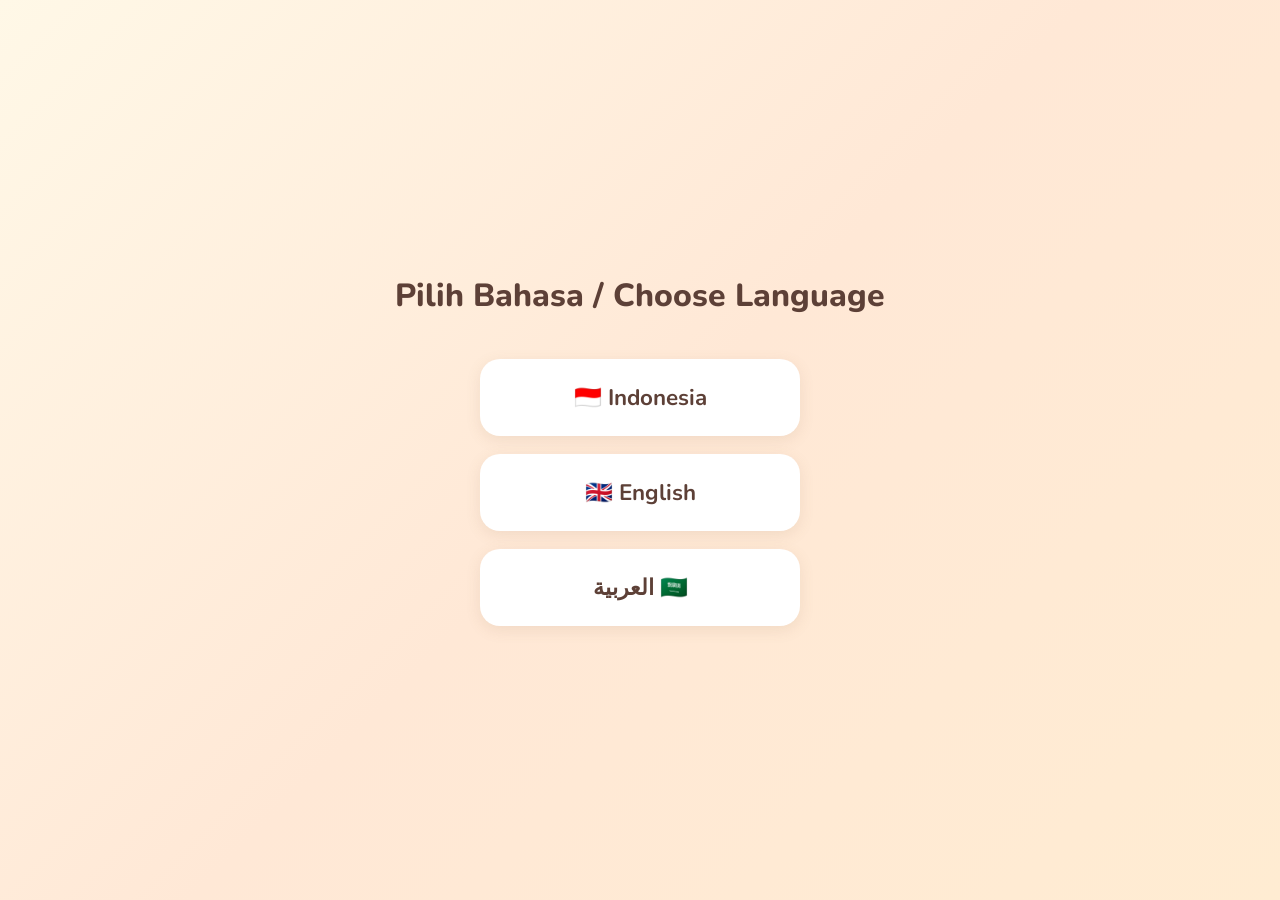
<file: index.html>
<!DOCTYPE html>
<html lang="id">
<head>
    <meta charset="UTF-8">
    <meta name="viewport" content="width=device-width, initial-scale=1.0">
    <title>Balita Belajar - Belajar Sambil Bermain!</title>
    <meta name="description" content="Aplikasi belajar interaktif untuk balita. Belajar mengenal hewan dan warna dengan flashcard yang menyenangkan!">
    <link href="https://fonts.googleapis.com/css2?family=Nunito:wght@400;600;700;800;900&display=swap" rel="stylesheet">
    <link rel="stylesheet" href="css/style.css">
</head>
<body>
    <div id="lang-picker" class="lang-picker">
        <h1 id="lang-picker-title">Pilih Bahasa / Choose Language</h1>
        <div class="lang-options">
            <button class="lang-btn" data-lang="id">🇮🇩 Indonesia</button>
            <button class="lang-btn" data-lang="en">🇬🇧 English</button>
            <button class="lang-btn" data-lang="ar" dir="rtl">🇸🇦 العربية</button>
        </div>
    </div>

    <div id="main-menu" class="menu-container" style="display:none">
        <div class="header">
            <div id="lang-switch" class="lang-switch"></div>
        </div>
        
        <div class="decorations">
            <span class="floating-decoration">☁️</span>
            <span class="floating-decoration">⭐</span>
            <span class="floating-decoration">🌈</span>
        </div>

        <h1 id="greeting" class="greeting">Halo!</h1>
        <p id="choose-text" class="subtitle">Mau belajar apa hari ini?</p>

        <div class="menu-buttons">
            <a href="hewan.html" id="btn-animals" class="menu-btn" style="background-color: #7BC67E;">🐾 Belajar Hewan</a>
            <a href="warna.html" id="btn-colors" class="menu-btn" style="background-color: #FFB347;">🎨 Belajar Warna</a>
            <a href="angka.html" id="btn-numbers" class="menu-btn" style="background-color: #4D96FF;">🔢 Belajar Angka</a>
            <a href="abjad.html" id="btn-alphabet" class="menu-btn" style="background-color: #FF6B6B;">🔤 Belajar Abjad</a>
        </div>
    </div>

    <script src="js/translations.js"></script>
    <script src="js/app.js"></script>
</body>
</html>
</file>
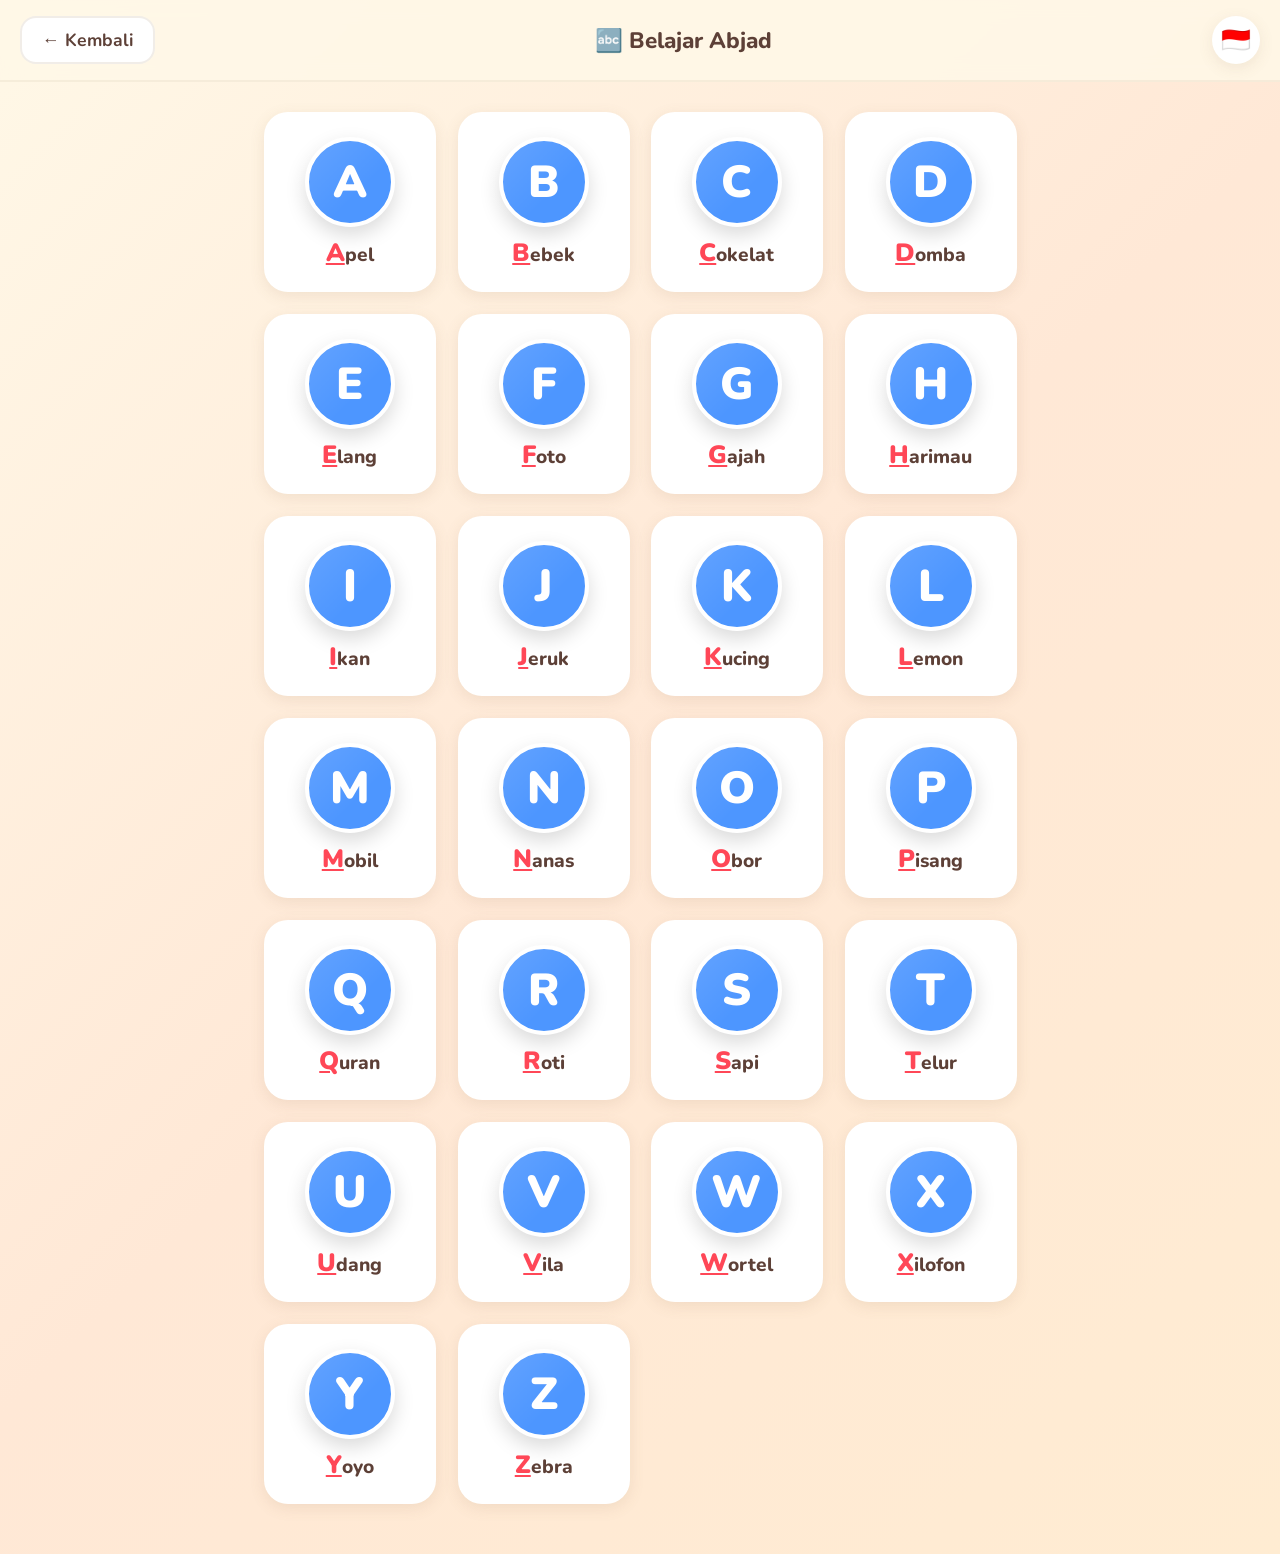
<file: abjad.html>
<!DOCTYPE html>
<html lang="id">
<head>
    <meta charset="UTF-8">
    <meta name="viewport" content="width=device-width, initial-scale=1.0">
    <title>Belajar Abjad - Balita Belajar</title>
    <link href="https://fonts.googleapis.com/css2?family=Nunito:wght@400;600;700;800;900&display=swap" rel="stylesheet">
    <link rel="stylesheet" href="css/style.css">
</head>
<body>
    <header class="header-bar">
        <a href="index.html" id="back-btn" class="back-btn">⬅️ Kembali</a>
        <h1 id="page-title" class="page-title">🔤 Belajar Abjad</h1>
        <div id="lang-switch" class="lang-switch"></div>
    </header>

    <main>
        <div id="card-grid" class="card-grid">
            <!-- Alphabet cards (A to Z) dynamically rendered -->
        </div>
    </main>

    <script src="js/translations.js"></script>
    <script src="js/app.js"></script>
    <script src="js/abjad.js"></script>
</body>
</html>
</file>
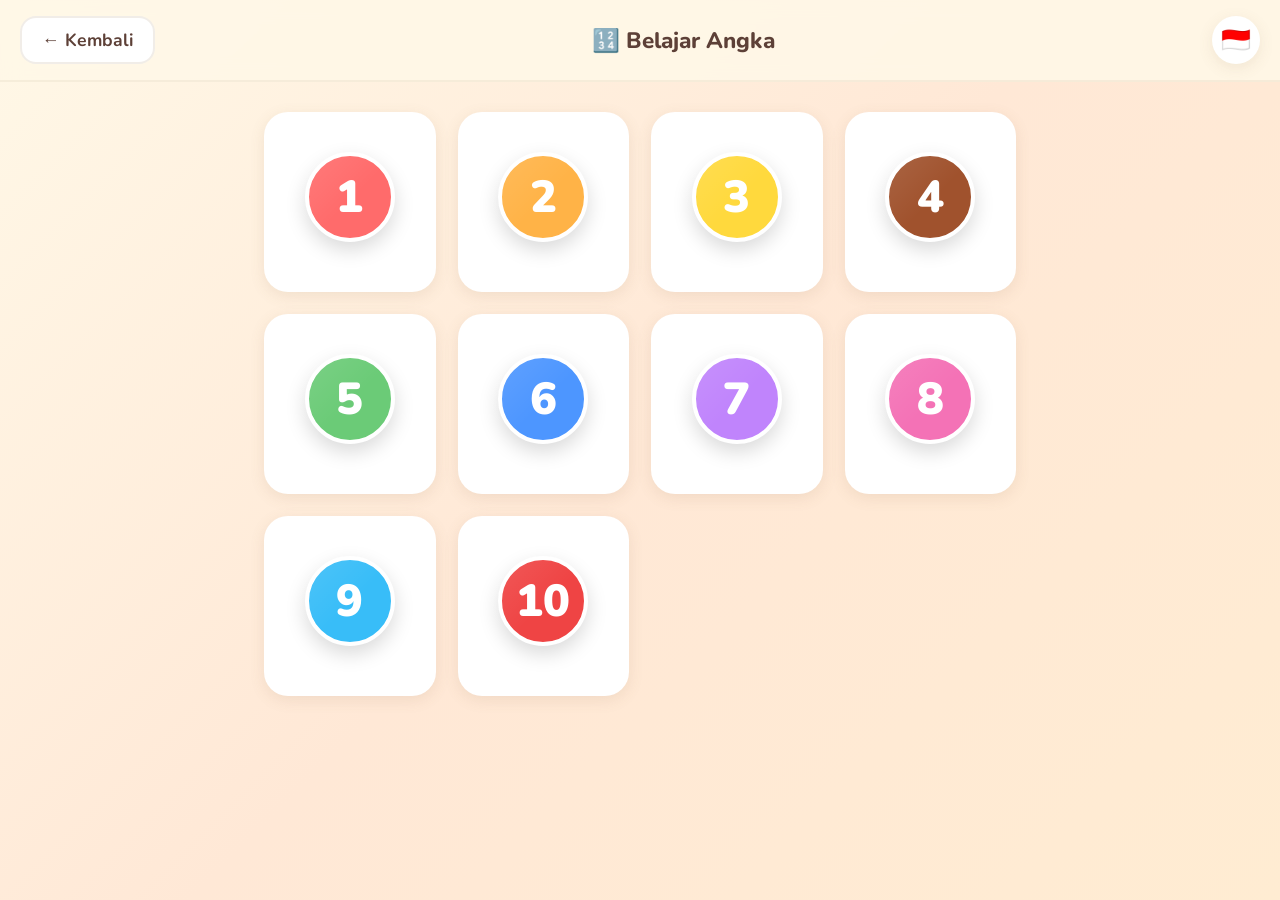
<file: angka.html>
<!DOCTYPE html>
<html lang="id">
<head>
    <meta charset="UTF-8">
    <meta name="viewport" content="width=device-width, initial-scale=1.0">
    <title>Belajar Angka - Balita Belajar</title>
    <link href="https://fonts.googleapis.com/css2?family=Nunito:wght@400;600;700;800;900&display=swap" rel="stylesheet">
    <link rel="stylesheet" href="css/style.css">
</head>
<body>
    <header class="header-bar">
        <a href="index.html" id="back-btn" class="back-btn">⬅️ Kembali</a>
        <h1 id="page-title" class="page-title">🔢 Belajar Angka</h1>
        <div id="lang-switch" class="lang-switch"></div>
    </header>

    <main>
        <div id="card-grid" class="card-grid">
            <!-- Number cards (1 to 10) dynamically rendered -->
        </div>
    </main>

    <script src="js/translations.js"></script>
    <script src="js/app.js"></script>
    <script src="js/angka.js"></script>
</body>
</html>
</file>
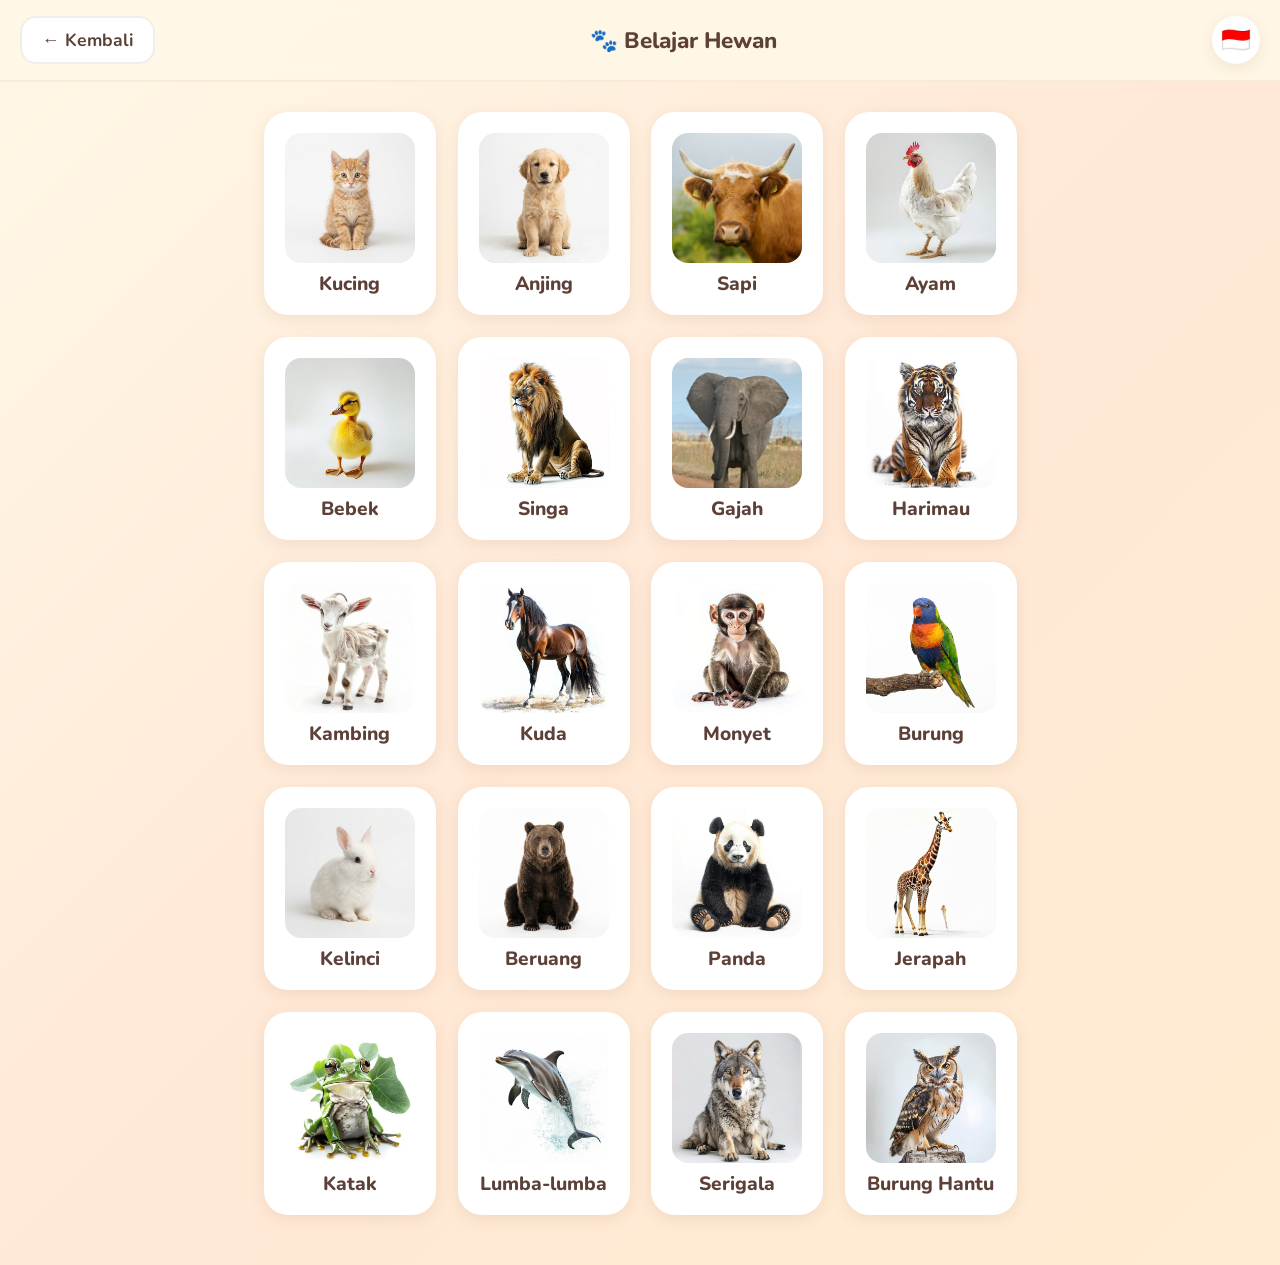
<file: hewan.html>
<!DOCTYPE html>
<html lang="id">
<head>
    <meta charset="UTF-8">
    <meta name="viewport" content="width=device-width, initial-scale=1.0">
    <title>Belajar Hewan - Balita Belajar</title>
    <link href="https://fonts.googleapis.com/css2?family=Nunito:wght@400;600;700;800;900&display=swap" rel="stylesheet">
    <link rel="stylesheet" href="css/style.css">
</head>
<body>
    <header class="header-bar">
        <a href="index.html" id="back-btn" class="back-btn">⬅️ Kembali</a>
        <h1 id="page-title" class="page-title">Belajar Hewan</h1>
        <div id="lang-switch" class="lang-switch"></div>
    </header>

    <main>
        <div id="card-grid" class="card-grid">
            <!-- Cards will be dynamically populated here -->
        </div>
    </main>

    <script src="js/translations.js"></script>
    <script src="js/app.js"></script>
    <script src="js/hewan.js"></script>
</body>
</html>
</file>
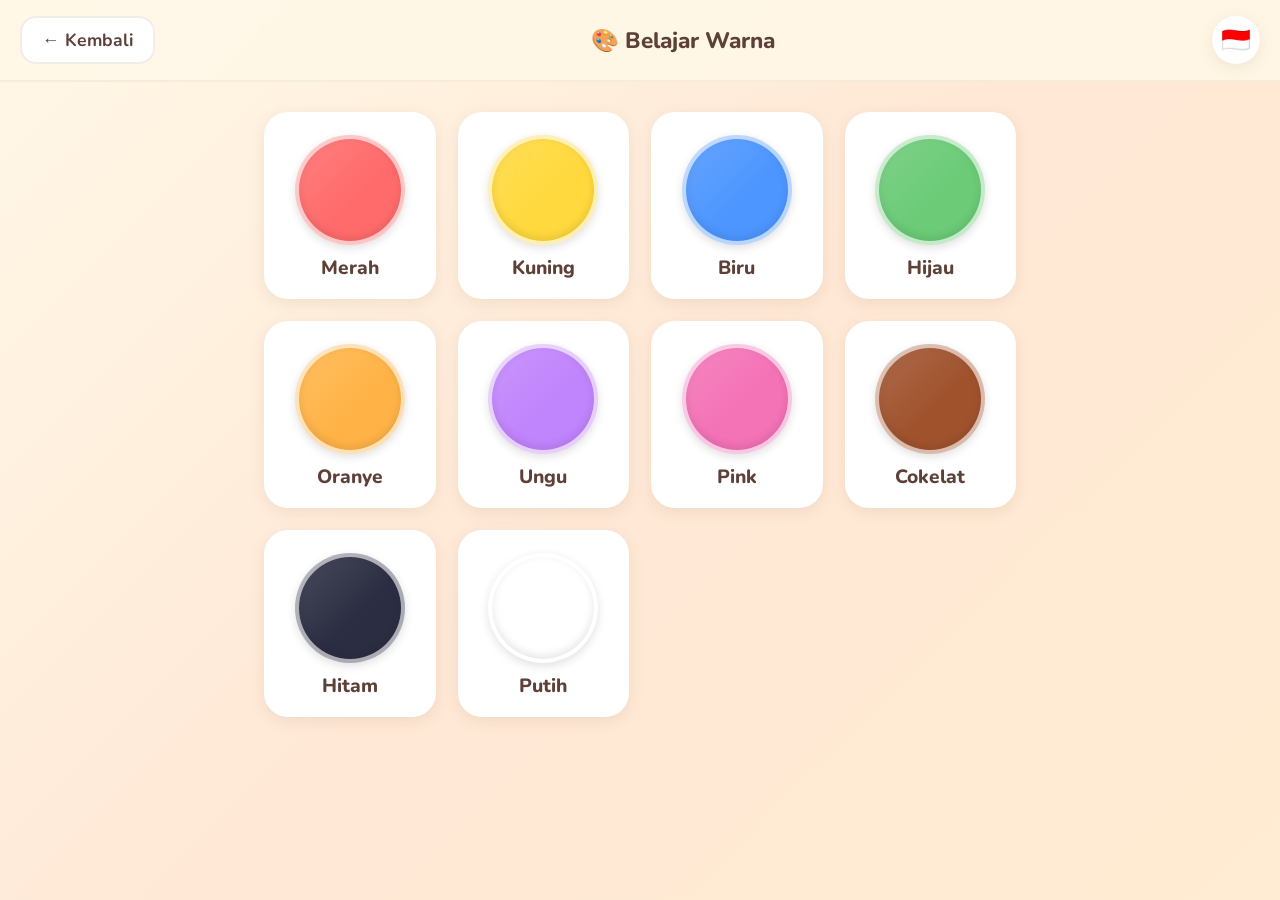
<file: warna.html>
<!DOCTYPE html>
<html lang="id">
<head>
    <meta charset="UTF-8">
    <meta name="viewport" content="width=device-width, initial-scale=1.0">
    <title>Belajar Warna - Balita Belajar</title>
    <link href="https://fonts.googleapis.com/css2?family=Nunito:wght@400;600;700;800;900&display=swap" rel="stylesheet">
    <link rel="stylesheet" href="css/style.css">
</head>
<body>
    <header class="header-bar">
        <a href="index.html" id="back-btn" class="back-btn">⬅️ Kembali</a>
        <h1 id="page-title" class="page-title">Belajar Warna</h1>
        <div id="lang-switch" class="lang-switch"></div>
    </header>

    <main>
        <div id="card-grid" class="card-grid">
            <!-- Cards will be dynamically populated here -->
        </div>
        <div id="color-splash" class="color-splash" style="display:none;"></div>
    </main>

    <script src="js/translations.js"></script>
    <script src="js/app.js"></script>
    <script src="js/warna.js"></script>
</body>
</html>
</file>
<file: css/style.css>
/**
 * Balita Belajar - Stylesheet
 * Warm, child-friendly design for toddler learning app
 */

/* ── Google Font ── */
@import url('https://fonts.googleapis.com/css2?family=Nunito:wght@400;600;700;800;900&display=swap');

/* ── CSS Custom Properties ── */
:root {
  --bg-primary: #FFF8E7;
  --bg-gradient: linear-gradient(135deg, #FFF8E7 0%, #FFE8D6 50%, #FFECD2 100%);
  --card-bg: #FFFFFF;
  --card-shadow: 0 4px 15px rgba(139, 109, 71, 0.12);
  --card-shadow-hover: 0 8px 30px rgba(139, 109, 71, 0.2);
  --card-radius: 24px;

  --green: #7BC67E;
  --green-dark: #5AA95D;
  --blue: #87CEEB;
  --blue-dark: #5FAFDB;
  --orange: #FFB347;
  --orange-dark: #E89B30;
  --pink: #F472B6;
  --purple: #C084FC;
  --red: #FF6B6B;
  --yellow: #FFD93D;

  --text-primary: #5D4037;
  --text-secondary: #8D6E63;
  --text-light: #FFFFFF;

  --font-main: 'Nunito', 'Segoe UI', 'Arial', sans-serif;
  --transition: all 0.3s cubic-bezier(0.25, 0.46, 0.45, 0.94);
}

/* ── Reset & Base ── */
*, *::before, *::after {
  margin: 0;
  padding: 0;
  box-sizing: border-box;
}

html {
  font-size: 16px;
  scroll-behavior: smooth;
}

body {
  font-family: var(--font-main);
  background: var(--bg-gradient);
  color: var(--text-primary);
  min-height: 100vh;
  overflow-x: hidden;
  -webkit-tap-highlight-color: transparent;
  user-select: none;
  -webkit-user-select: none;
}

/* ── Animations ── */
@keyframes bounce {
  0%, 100% { transform: translateY(0); }
  25% { transform: translateY(-20px); }
  50% { transform: translateY(-10px); }
  75% { transform: translateY(-15px); }
}

@keyframes wiggle {
  0%, 100% { transform: rotate(0deg); }
  15% { transform: rotate(-8deg); }
  30% { transform: rotate(8deg); }
  45% { transform: rotate(-6deg); }
  60% { transform: rotate(6deg); }
  75% { transform: rotate(-3deg); }
  90% { transform: rotate(3deg); }
}

@keyframes pulse {
  0% { transform: scale(1); }
  30% { transform: scale(1.15); }
  60% { transform: scale(0.95); }
  100% { transform: scale(1); }
}

@keyframes pop-in {
  0% { transform: scale(0); opacity: 0; }
  60% { transform: scale(1.1); opacity: 1; }
  100% { transform: scale(1); opacity: 1; }
}

@keyframes float {
  0%, 100% { transform: translateY(0) rotate(0deg); }
  33% { transform: translateY(-12px) rotate(3deg); }
  66% { transform: translateY(-6px) rotate(-3deg); }
}

@keyframes splash-in {
  0% { opacity: 0.7; transform: scale(0); border-radius: 50%; }
  60% { opacity: 0.4; border-radius: 10%; }
  100% { opacity: 0; transform: scale(3); border-radius: 0; }
}

@keyframes shimmer {
  0% { background-position: -200% center; }
  100% { background-position: 200% center; }
}

/* Animation classes */
.animate-bounce {
  animation: bounce 0.6s ease;
}

.animate-wiggle {
  animation: wiggle 0.8s ease;
}

.animate-pulse {
  animation: pulse 0.5s ease;
}

.animate-pop {
  animation: pop-in 0.5s cubic-bezier(0.34, 1.56, 0.64, 1) both;
}

/* ── Language Picker ── */
.lang-picker {
  display: flex;
  flex-direction: column;
  align-items: center;
  justify-content: center;
  min-height: 100vh;
  padding: 30px 20px;
  text-align: center;
}

.lang-picker h1 {
  font-size: 1.6rem;
  font-weight: 800;
  color: var(--text-primary);
  margin-bottom: 40px;
  line-height: 1.4;
}

.lang-options {
  display: flex;
  flex-direction: column;
  gap: 18px;
  width: 100%;
  max-width: 320px;
}

.lang-btn {
  display: flex;
  align-items: center;
  justify-content: center;
  gap: 12px;
  padding: 20px 32px;
  font-family: var(--font-main);
  font-size: 1.4rem;
  font-weight: 700;
  color: var(--text-primary);
  background: var(--card-bg);
  border: 3px solid transparent;
  border-radius: 20px;
  box-shadow: var(--card-shadow);
  cursor: pointer;
  transition: var(--transition);
}

.lang-btn:hover {
  transform: translateY(-3px);
  box-shadow: var(--card-shadow-hover);
  border-color: var(--orange);
}

.lang-btn:active {
  transform: translateY(0) scale(0.97);
}

/* ── Main Menu ── */
.menu-container {
  display: flex;
  flex-direction: column;
  align-items: center;
  justify-content: center;
  min-height: 100vh;
  padding: 30px 20px;
  text-align: center;
  position: relative;
}

.menu-container .header {
  position: absolute;
  top: 20px;
  right: 20px;
}

[dir="rtl"] .menu-container .header {
  right: auto;
  left: 20px;
}

.greeting {
  font-size: 2.8rem;
  font-weight: 900;
  color: var(--text-primary);
  margin-bottom: 8px;
  line-height: 1.2;
}

.subtitle {
  font-size: 1.3rem;
  font-weight: 600;
  color: var(--text-secondary);
  margin-bottom: 50px;
}

.menu-buttons {
  display: flex;
  flex-direction: column;
  gap: 24px;
  width: 100%;
  max-width: 340px;
}

.menu-btn {
  display: flex;
  align-items: center;
  justify-content: center;
  padding: 28px 36px;
  font-family: var(--font-main);
  font-size: 1.5rem;
  font-weight: 800;
  color: var(--text-light);
  background: var(--green);
  border: none;
  border-radius: 24px;
  box-shadow: 0 6px 20px rgba(0,0,0,0.15);
  cursor: pointer;
  transition: var(--transition);
  text-decoration: none;
  text-shadow: 0 1px 3px rgba(0,0,0,0.15);
}

.menu-btn:nth-child(2) {
  background: var(--orange);
}

.menu-btn:hover {
  transform: translateY(-4px) scale(1.02);
  box-shadow: 0 10px 30px rgba(0,0,0,0.2);
}

.menu-btn:active {
  transform: translateY(0) scale(0.97);
  box-shadow: 0 3px 10px rgba(0,0,0,0.15);
}

/* ── Floating Decorations ── */
.decorations {
  position: fixed;
  top: 0;
  left: 0;
  width: 100%;
  height: 100%;
  pointer-events: none;
  z-index: 0;
  overflow: hidden;
}

.floating-decoration {
  position: absolute;
  font-size: 2.5rem;
  opacity: 0.25;
  animation: float 4s ease-in-out infinite;
}

.floating-decoration:nth-child(1) {
  top: 10%;
  left: 8%;
  animation-delay: 0s;
  font-size: 3rem;
}

.floating-decoration:nth-child(2) {
  top: 15%;
  right: 12%;
  animation-delay: 1.2s;
  font-size: 2rem;
}

.floating-decoration:nth-child(3) {
  bottom: 20%;
  left: 15%;
  animation-delay: 2.5s;
  font-size: 2.8rem;
}

/* ── Language Switcher (corner button) ── */
.lang-switch {
  width: 48px;
  height: 48px;
  border-radius: 50%;
  background: var(--card-bg);
  box-shadow: var(--card-shadow);
  display: flex;
  align-items: center;
  justify-content: center;
  font-size: 1.5rem;
  cursor: pointer;
  transition: var(--transition);
  border: 2px solid transparent;
  z-index: 100;
}

.lang-switch:hover {
  transform: scale(1.1);
  border-color: var(--orange);
  box-shadow: var(--card-shadow-hover);
}

.lang-switch:active {
  transform: scale(0.95);
}

/* ── Header Bar (hewan & warna pages) ── */
.header-bar {
  display: flex;
  align-items: center;
  justify-content: space-between;
  padding: 16px 20px;
  position: sticky;
  top: 0;
  background: rgba(255, 248, 231, 0.9);
  backdrop-filter: blur(10px);
  -webkit-backdrop-filter: blur(10px);
  z-index: 50;
  border-bottom: 2px solid rgba(139, 109, 71, 0.08);
}

.back-btn {
  font-family: var(--font-main);
  font-size: 1.1rem;
  font-weight: 700;
  color: var(--text-primary);
  background: var(--card-bg);
  border: 2px solid rgba(139, 109, 71, 0.12);
  border-radius: 16px;
  padding: 10px 20px;
  cursor: pointer;
  transition: var(--transition);
  text-decoration: none;
  display: inline-flex;
  align-items: center;
  gap: 6px;
}

.back-btn:hover {
  background: var(--green);
  color: white;
  border-color: var(--green);
  transform: translateX(-3px);
}

[dir="rtl"] .back-btn:hover {
  transform: translateX(3px);
}

.back-btn:active {
  transform: scale(0.95);
}

.page-title {
  font-size: 1.4rem;
  font-weight: 800;
  color: var(--text-primary);
  text-align: center;
  flex: 1;
  margin: 0 12px;
}

/* ── Card Grid ── */
.card-grid {
  display: grid;
  grid-template-columns: repeat(2, 1fr);
  gap: 18px;
  padding: 24px 20px 40px;
  max-width: 700px;
  margin: 0 auto;
}

@media (min-width: 600px) {
  .card-grid {
    grid-template-columns: repeat(4, 1fr);
    gap: 22px;
    padding: 30px 24px 50px;
    max-width: 800px;
  }
}

/* ── Animal & Color Cards ── */
.card {
  background: var(--card-bg);
  border-radius: var(--card-radius);
  box-shadow: var(--card-shadow);
  padding: 18px 12px 16px;
  display: flex;
  flex-direction: column;
  align-items: center;
  justify-content: center;
  cursor: pointer;
  transition: var(--transition);
  border: 3px solid transparent;
  min-height: 180px;
  position: relative;
  overflow: hidden;
}

.card::after {
  content: '';
  position: absolute;
  top: 0;
  left: 0;
  right: 0;
  bottom: 0;
  border-radius: var(--card-radius);
  background: linear-gradient(135deg, rgba(255,255,255,0.2) 0%, transparent 50%);
  pointer-events: none;
}

.card:hover {
  transform: translateY(-5px);
  box-shadow: var(--card-shadow-hover);
  border-color: var(--orange);
}

.card:active {
  transform: translateY(0) scale(0.96);
  box-shadow: var(--card-shadow);
}

.card img {
  width: 120px;
  height: 120px;
  object-fit: contain;
  border-radius: 16px;
  margin-bottom: 10px;
  pointer-events: none;
}

@media (min-width: 600px) {
  .card img {
    width: 130px;
    height: 130px;
  }
}

.card .name {
  font-size: 1.2rem;
  font-weight: 800;
  color: var(--text-primary);
  text-align: center;
  line-height: 1.2;
}

/* ── Color Card Specifics ── */
.color-card {
  padding: 20px 12px 16px;
}

.color-circle {
  width: 100px;
  height: 100px;
  border-radius: 50%;
  margin-bottom: 12px;
  box-shadow: inset 0 -3px 8px rgba(0,0,0,0.1), 0 3px 10px rgba(0,0,0,0.12);
  transition: var(--transition);
  border: 4px solid rgba(255,255,255,0.6);
}

@media (min-width: 600px) {
  .color-circle {
    width: 110px;
    height: 110px;
  }
}

.color-card:hover .color-circle {
  transform: scale(1.08);
  box-shadow: inset 0 -3px 8px rgba(0,0,0,0.1), 0 6px 20px rgba(0,0,0,0.18);
}

/* ── Color Splash Overlay ── */
.color-splash {
  position: fixed;
  top: 50%;
  left: 50%;
  width: 200px;
  height: 200px;
  transform: translate(-50%, -50%) scale(0);
  border-radius: 50%;
  pointer-events: none;
  z-index: 200;
  opacity: 0;
}

.color-splash.active {
  animation: splash-in 0.6s ease-out forwards;
}

/* ── RTL Support ── */
[dir="rtl"] .card-grid {
  direction: rtl;
}

[dir="rtl"] .header-bar {
  flex-direction: row-reverse;
}

[dir="rtl"] .menu-container {
  direction: rtl;
}

[dir="rtl"] .lang-picker {
  direction: rtl;
}

/* ── Focus States (accessibility) ── */
.lang-btn:focus-visible,
.menu-btn:focus-visible,
.card:focus-visible,
.back-btn:focus-visible,
.lang-switch:focus-visible {
  outline: 3px solid var(--orange);
  outline-offset: 3px;
}

/* ── Responsive fine-tuning ── */
@media (max-width: 380px) {
  .greeting {
    font-size: 2.2rem;
  }

  .menu-btn {
    padding: 22px 28px;
    font-size: 1.3rem;
  }

  .card img {
    width: 90px;
    height: 90px;
  }

  .color-circle {
    width: 80px;
    height: 80px;
  }

  .card .name {
    font-size: 1rem;
  }

  .card {
    min-height: 150px;
    padding: 14px 10px 12px;
  }
}

@media (min-width: 768px) {
  .greeting {
    font-size: 3.2rem;
  }

  .subtitle {
    font-size: 1.5rem;
  }

  .menu-btn {
    padding: 32px 40px;
    font-size: 1.7rem;
  }

  .lang-picker h1 {
    font-size: 2rem;
  }
}

/* ── Toddler Pop-Up Modal ── */
.card-modal {
  position: fixed;
  top: 0;
  left: 0;
  width: 100vw;
  height: 100vh;
  z-index: 1000;
  display: flex;
  align-items: center;
  justify-content: center;
}

.modal-backdrop {
  position: absolute;
  top: 0;
  left: 0;
  width: 100%;
  height: 100%;
  background: rgba(25, 15, 10, 0.68);
  backdrop-filter: blur(12px);
  -webkit-backdrop-filter: blur(12px);
}

.modal-content {
  position: relative;
  z-index: 1001;
  background: transparent;
  border: none;
  border-radius: 0;
  padding: 20px;
  box-shadow: none;
  max-width: 90vw;
  width: auto;
  text-align: center;
  cursor: pointer;
}

.modal-body {
  display: flex;
  flex-direction: column;
  align-items: center;
  justify-content: center;
}

.modal-body img {
  width: 250px;
  height: 250px;
  object-fit: cover;
  border-radius: 32px;
  border: 6px solid #FFFFFF;
  box-shadow: 0 16px 36px rgba(0,0,0,0.45);
  margin-bottom: 16px;
  animation: bounce 1.2s infinite ease-in-out;
}

.modal-body .color-circle-large {
  width: 180px;
  height: 180px;
  border-radius: 50%;
  margin: 0 auto 16px;
  border: 6px solid #FFFFFF;
  box-shadow: inset 0 -5px 12px rgba(0,0,0,0.2), 0 15px 40px rgba(0,0,0,0.35);
  animation: pulse 1.2s infinite ease-in-out;
}

.modal-body .modal-title {
  font-size: 2.8rem;
  font-weight: 900;
  color: #FFFFFF;
  text-shadow: 0 4px 15px rgba(0,0,0,0.6), 0 2px 4px rgba(0,0,0,0.4);
  line-height: 1.2;
}

.modal-hint {
  font-size: 0.95rem;
  color: rgba(255, 255, 255, 0.85);
  margin-top: 14px;
  font-weight: 700;
  text-shadow: 0 2px 6px rgba(0,0,0,0.5);
}

.color-object-img {
  width: 150px;
  height: 150px;
  object-fit: cover;
  border-radius: 24px;
  border: 5px solid #FFFFFF;
  box-shadow: 0 12px 28px rgba(0,0,0,0.4);
  margin-top: 12px;
  animation: bounce 1.2s infinite ease-in-out;
}

.color-object-label {
  font-size: 1.3rem;
  font-weight: 800;
  color: rgba(255, 255, 255, 0.95);
  text-shadow: 0 3px 10px rgba(0,0,0,0.5);
  margin-top: 6px;
}

/* Replay Sound Button */
.replay-sound-btn {
  display: inline-flex;
  align-items: center;
  justify-content: center;
  gap: 8px;
  background: linear-gradient(135deg, #FF6B6B, #FF8E53);
  color: #ffffff;
  font-family: inherit;
  font-size: 1.15rem;
  font-weight: 800;
  padding: 12px 24px;
  border: 3px solid #FFFFFF;
  border-radius: 50px;
  box-shadow: 0 8px 20px rgba(255, 107, 107, 0.4);
  cursor: pointer;
  margin: 14px auto 6px auto;
  transition: transform 0.2s cubic-bezier(0.34, 1.56, 0.64, 1), box-shadow 0.2s ease, background 0.2s ease;
  user-select: none;
  -webkit-tap-highlight-color: transparent;
}

.replay-sound-btn:hover {
  transform: scale(1.08);
  box-shadow: 0 12px 25px rgba(255, 107, 107, 0.6);
  background: linear-gradient(135deg, #FF5252, #FF763B);
}

.replay-sound-btn:active {
  transform: scale(0.95);
}


/* ── 5-Second Interactive Animal Video Player ── */
.video-container {
  position: relative;
  width: 260px;
  height: 260px;
  margin: 0 auto 16px;
  border-radius: 32px;
  border: 6px solid #FFFFFF;
  box-shadow: 0 18px 40px rgba(0,0,0,0.45);
  overflow: hidden;
  background: #000000;
}

.video-stage {
  position: relative;
  width: 100%;
  height: 100%;
  z-index: 2;
  display: flex;
  align-items: center;
  justify-content: center;
}

.animal-video-img {
  width: 100%;
  height: 100%;
  object-fit: cover;
  transition: transform 0.4s ease;
}

.real-animal-video {
  width: 100%;
  height: 100%;
  object-fit: cover;
  display: none;
}

/* 5-Second Video Motion Animation */
.video-container.playing-5s .animal-video-img {
  animation: videoAnimalAction 5s cubic-bezier(0.4, 0, 0.2, 1) infinite;
}

.video-container.playing-5s .video-environment-bg {
  transform: scale(1.15) rotate(1deg);
}

@keyframes videoAnimalAction {
  0% { transform: scale(1) translateY(0) rotate(0deg); }
  15% { transform: scale(1.08) translateY(-10px) rotate(-3deg); }
  30% { transform: scale(1.12) translateY(-4px) rotate(3deg); }
  45% { transform: scale(1.05) translateY(-8px) rotate(-2deg); }
  60% { transform: scale(1.15) translateY(-12px) rotate(2deg); }
  75% { transform: scale(1.06) translateY(-4px) rotate(-1deg); }
  90% { transform: scale(1.09) translateY(-6px) rotate(1deg); }
  100% { transform: scale(1) translateY(0) rotate(0deg); }
}



/* ── Number & Alphabet Styling ── */
.number-badge, .letter-badge {
  width: 90px;
  height: 90px;
  border-radius: 50%;
  color: #FFFFFF;
  font-size: 2.8rem;
  font-weight: 900;
  display: flex;
  align-items: center;
  justify-content: center;
  margin-bottom: 12px;
  box-shadow: 0 8px 20px rgba(0, 0, 0, 0.15);
  border: 4px solid #FFFFFF;
}

.number-circle-large, .letter-circle-large {
  width: 140px;
  height: 140px;
  border-radius: 50%;
  color: #FFFFFF;
  font-size: 4.5rem;
  font-weight: 900;
  display: flex;
  align-items: center;
  justify-content: center;
  margin: 0 auto 16px;
  box-shadow: 0 14px 30px rgba(0, 0, 0, 0.25);
  border: 6px solid #FFFFFF;
}

.number-object-img, .alphabet-object-img {
  width: 220px;
  height: 220px;
  object-fit: cover;
  border-radius: 28px;
  border: 6px solid #FFFFFF;
  box-shadow: 0 12px 30px rgba(0, 0, 0, 0.2);
  margin: 12px auto;
  display: block;
}

.alphabet-word b, .alphabet-highlight-title b {
  color: #FF4757;
  font-size: 1.3em;
  font-weight: 900;
  text-decoration: underline;
}

/* ── Flashcard Deck Carousel & Swipe Navigation ── */
.flashcard-card-wrapper {
  position: relative;
  width: 90vw;
  max-width: 380px;
  margin: 0 auto;
  display: flex;
  flex-direction: column;
  align-items: center;
  justify-content: center;
  box-sizing: border-box;
}

.flashcard-card-box {
  position: relative;
  width: 100%;
  background: #FFFFFF;
  border-radius: 36px;
  padding: 20px 20px 24px;
  box-shadow: 0 24px 60px rgba(0, 0, 0, 0.4);
  border: 6px solid #FFD93D;
  display: flex;
  flex-direction: column;
  align-items: center;
  box-sizing: border-box;
  overflow: hidden;
}

.flashcard-header {
  width: 100%;
  display: flex;
  justify-content: flex-start;
  margin-bottom: 12px;
}

.flashcard-counter {
  position: relative;
  top: auto;
  left: auto;
  right: auto;
  background: #FFB347;
  color: #FFFFFF;
  font-size: 0.95rem;
  font-weight: 900;
  padding: 4px 14px;
  border-radius: 20px;
  box-shadow: 0 4px 10px rgba(0, 0, 0, 0.15);
  user-select: none;
}

.flashcard-card-content {
  width: 100%;
  display: flex;
  flex-direction: column;
  align-items: center;
  justify-content: center;
}

.flashcard-nav-btn {
  position: absolute;
  top: 50%;
  transform: translateY(-50%);
  width: 56px;
  height: 56px;
  border-radius: 50%;
  background: #FFFFFF;
  border: 4px solid #FFB347;
  color: #FF8800;
  font-size: 1.6rem;
  font-weight: 900;
  display: flex;
  align-items: center;
  justify-content: center;
  cursor: pointer;
  z-index: 100;
  box-shadow: 0 8px 24px rgba(0, 0, 0, 0.3);
  transition: transform 0.15s ease, background-color 0.15s ease;
  user-select: none;
  touch-action: manipulation;
}

.flashcard-nav-btn:active {
  transform: translateY(-50%) scale(0.9);
  background-color: #FFF3E0;
}

.flashcard-nav-prev {
  left: -28px;
}

.flashcard-nav-next {
  right: -28px;
}

@media (max-width: 600px) {
  .flashcard-card-wrapper {
    width: 86vw;
    max-width: 320px;
  }

  .flashcard-nav-prev {
    left: -20px;
    width: 46px;
    height: 46px;
    font-size: 1.3rem;
  }

  .flashcard-nav-next {
    right: -20px;
    width: 46px;
    height: 46px;
    font-size: 1.3rem;
  }
}

/* ── Disable animations for users who prefer reduced motion ── */
@media (prefers-reduced-motion: reduce) {
  *, *::before, *::after {
    animation-duration: 0.01ms !important;
    transition-duration: 0.01ms !important;
  }
}
</file>
